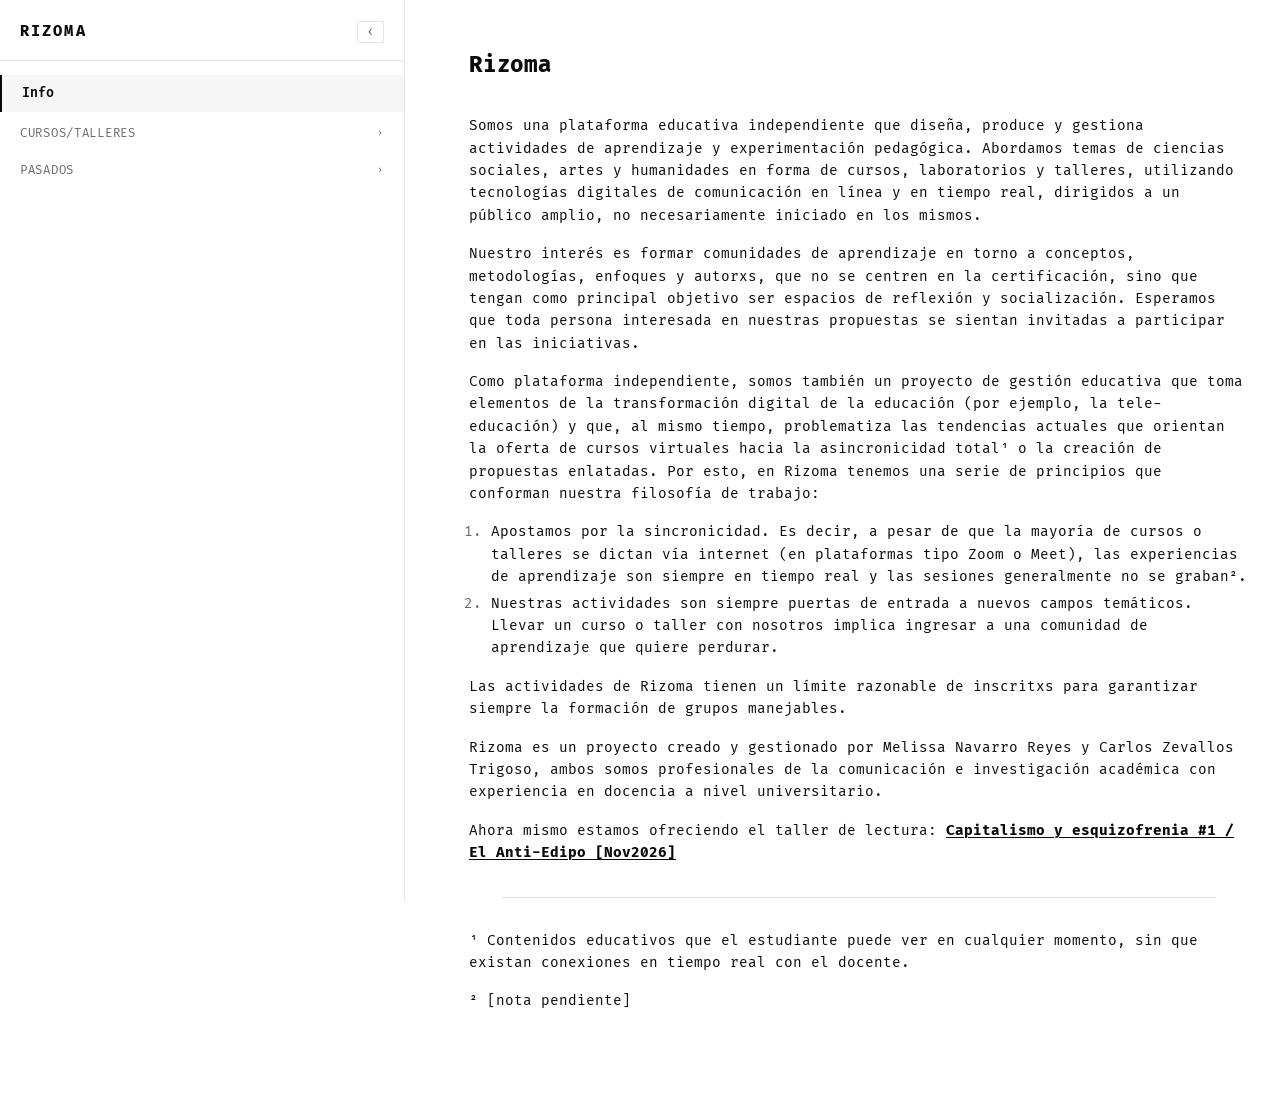
<file: index.html>
<!DOCTYPE html>
<html lang="es">
<head>
<meta charset="utf-8">
<meta name="viewport" content="width=device-width, initial-scale=1">
<title>rizoma.cursos</title>
<link rel="stylesheet" href="style.css">
</head>
<body>
  <a class="skip-link" href="#content">Saltar al contenido</a>

  <div id="app">
    <div id="mobilebar">
      <button id="menu-toggle" aria-expanded="false" aria-controls="sidebar" aria-label="Abrir navegación">☰</button>
      <span class="brand">Rizoma</span>
    </div>

    <aside id="sidebar" aria-label="Navegación principal">
      <div class="brand">
        <a href="#/">Rizoma</a>
        <button type="button" id="sidebar-toggle" aria-controls="nav" aria-expanded="true" aria-label="Ocultar menú" title="Ocultar menú">‹</button>
      </div>
      <nav id="nav">
        <div class="nav-info">
          <a href="#/info" id="link-info">Info</a>
        </div>
        <div class="nav-section" id="section-cursos">
          <button type="button" aria-expanded="false">
            <span>Cursos/talleres</span><span class="chev">›</span>
          </button>
          <ul class="items" id="list-cursos"></ul>
        </div>
        <div class="nav-section" id="section-pasados">
          <button type="button" aria-expanded="false">
            <span>Pasados</span><span class="chev">›</span>
          </button>
          <ul class="items" id="list-pasados"></ul>
        </div>
      </nav>
    </aside>

    <div id="main">
      <div id="content-wrap">
        <main id="content" tabindex="-1">
          <p class="state">Cargando…</p>
        </main>
      </div>
    </div>
  </div>

<script src="vendor/marked.js"></script>
<script>
/* ============================================================
 * NÚCLEO PURO — sin DOM, sin fetch. Verificado con core.test.js
 * antes de inyectarse aquí byte-idéntico.
 * ============================================================ */
'use strict';
// parsea el hash de la URL a una ruta estructurada.
// formatos válidos: '', '#', '#/', '#/info', '#/cursos/<slug>', '#/pasados/<slug>'
function parseHash(hash) {
  const clean = String(hash || '').replace(/^#/, '').replace(/^\/+/, '').replace(/\/+$/, '');
  if (clean === '' || clean === 'info') return { type: 'info' };

  const parts = clean.split('/').filter(Boolean);
  if (parts.length === 2 && parts[0] === 'cursos') {
    return { type: 'curso', slug: decodeURIComponent(parts[1]) };
  }
  if (parts.length === 2 && parts[0] === 'pasados') {
    return { type: 'pasado', slug: decodeURIComponent(parts[1]) };
  }
  return { type: 'notfound' };
}

// resuelve una ruta contra el índice cargado; devuelve {titulo, path} o null.
function resolveEntry(route, indice) {
  if (!indice) return null;

  if (route.type === 'info') {
    if (!indice.info || !indice.info.archivo) return null;
    return { titulo: indice.info.titulo || 'Info', path: 'contenido/' + indice.info.archivo };
  }

  if (route.type === 'curso') {
    const list = Array.isArray(indice.cursos) ? indice.cursos : [];
    const found = list.find((c) => c.slug === route.slug);
    if (!found) return null;
    return { titulo: found.titulo || found.slug, path: 'contenido/' + found.archivo };
  }

  if (route.type === 'pasado') {
    const list = Array.isArray(indice.pasados) ? indice.pasados : [];
    const found = list.find((c) => c.slug === route.slug);
    if (!found) return null;
    return { titulo: found.titulo || found.slug, path: 'contenido/' + found.archivo };
  }

  return null;
}

// arma la estructura del sidebar a partir del índice (sin tocar DOM).
// devuelve un árbol simple que la capa de render recorre.
function buildSidebarModel(indice) {
  const cursos = Array.isArray(indice && indice.cursos) ? indice.cursos : [];
  const pasados = Array.isArray(indice && indice.pasados) ? indice.pasados : [];
  return {
    info: { titulo: (indice && indice.info && indice.info.titulo) || 'Info', href: '#/info' },
    cursos: cursos.map((c) => ({ titulo: c.titulo || c.slug, href: '#/cursos/' + c.slug })),
    pasados: pasados.map((c) => ({ titulo: c.titulo || c.slug, href: '#/pasados/' + c.slug })),
  };
}
/* ============================================================
 * FIN DEL NÚCLEO PURO
 * ============================================================ */

/* === CAPA DOM === */
(function () {
  'use strict';
  const $ = (id) => document.getElementById(id);
  const contentEl = $('content');
  const sidebarEl = $('sidebar');
  const menuToggle = $('menu-toggle');

  let indiceData = null;

  // ---------- carga del índice ----------
  function init() {
    fetch('contenido/indice.json', { cache: 'no-cache' })
      .then((res) => {
        if (!res.ok) throw new Error('HTTP ' + res.status);
        return res.json();
      })
      .then((json) => {
        indiceData = json;
        renderSidebar(buildSidebarModel(indiceData));
        router();
      })
      .catch((err) => {
        renderIndiceError(err);
      });
  }

  function renderIndiceError(err) {
    contentEl.innerHTML =
      '<p class="state error">No se pudo cargar <code>contenido/indice.json</code>.</p>' +
      '<p class="state">Si estás probando localmente, recuerda que <code>fetch()</code> no funciona ' +
      'abriendo el archivo directamente (<code>file://</code>); sirve la carpeta con un servidor local, ' +
      'por ejemplo <code>python3 -m http.server</code>, y abre <code>http://localhost:8000</code>.</p>' +
      '<p class="state path">' + escapeHtml(String(err && err.message || err)) + '</p>';
  }

  // ---------- sidebar ----------
  function renderSidebar(model) {
    $('link-info').href = model.info.href;
    $('link-info').textContent = model.info.titulo;
    renderList($('list-cursos'), model.cursos, 'Sin cursos publicados aún.');
    renderList($('list-pasados'), model.pasados, 'En construcción...');
  }

  function renderList(ulEl, items, emptyMsg) {
    ulEl.innerHTML = '';
    if (!items.length) {
      const li = document.createElement('li');
      li.className = 'empty';
      li.textContent = emptyMsg;
      ulEl.appendChild(li);
      return;
    }
    items.forEach((item) => {
      const li = document.createElement('li');
      const a = document.createElement('a');
      a.href = item.href;
      a.textContent = item.titulo;
      li.appendChild(a);
      ulEl.appendChild(li);
    });
  }

  // toggles de sección (cursos / pasados)
  ['section-cursos', 'section-pasados'].forEach((id) => {
    const section = $(id);
    const btn = section.querySelector('button');
    btn.addEventListener('click', () => {
      const open = section.classList.toggle('open');
      btn.setAttribute('aria-expanded', String(open));
    });
  });

  function setActiveLink(route) {
    document.querySelectorAll('#nav a').forEach((a) => a.classList.remove('active'));
    if (route.type === 'info') {
      $('link-info').classList.add('active');
    } else if (route.type === 'curso') {
      const href = '#/cursos/' + route.slug;
      const a = document.querySelector('#list-cursos a[href="' + cssEscape(href) + '"]');
      if (a) a.classList.add('active');
      openSection('section-cursos');
    } else if (route.type === 'pasado') {
      const href = '#/pasados/' + route.slug;
      const a = document.querySelector('#list-pasados a[href="' + cssEscape(href) + '"]');
      if (a) a.classList.add('active');
      openSection('section-pasados');
    }
  }

  function openSection(id) {
    const section = $(id);
    if (!section.classList.contains('open')) {
      section.classList.add('open');
      section.querySelector('button').setAttribute('aria-expanded', 'true');
    }
  }

  function cssEscape(s) {
    return s.replace(/["\\]/g, '\\$&');
  }

  // ---------- router ----------
  function router() {
    if (!indiceData) return;
    const route = parseHash(location.hash);

    if (route.type === 'notfound') {
      render404();
      setActiveLink(route);
      closeMobileMenu();
      return;
    }

    const entry = resolveEntry(route, indiceData);
    if (!entry) {
      render404();
      setActiveLink(route);
      closeMobileMenu();
      return;
    }

    setActiveLink(route);
    loadMarkdown(entry);
    closeMobileMenu();
  }

  function render404() {
    contentEl.innerHTML =
      '<p class="state error">Página no encontrada.</p>' +
      '<p class="state"><a href="#/info">Volver a Info</a></p>';
    contentEl.focus();
  }

  function loadMarkdown(entry) {
    contentEl.innerHTML = '<p class="state">Cargando…</p>';
    fetch(entry.path, { cache: 'no-cache' })
      .then((res) => {
        if (!res.ok) throw new Error('HTTP ' + res.status);
        return res.text();
      })
      .then((md) => {
        contentEl.innerHTML = marked.parse(md);
        document.title = entry.titulo + ' · rizoma.cursos';
        contentEl.focus();
      })
      .catch((err) => {
        contentEl.innerHTML =
          '<p class="state error">No se pudo cargar el contenido de «' + escapeHtml(entry.titulo) + '».</p>' +
          '<p class="state path">Se esperaba el archivo: <code>' + escapeHtml(entry.path) + '</code></p>' +
          '<p class="state">' + escapeHtml(String(err && err.message || err)) + '</p>';
      });
  }

  function escapeHtml(s) {
    return String(s).replace(/[&<>"']/g, (c) => ({
      '&': '&amp;', '<': '&lt;', '>': '&gt;', '"': '&quot;', "'": '&#39;',
    }[c]));
  }

  // ---------- sidebar colapsable (solo escritorio) ----------
  const appEl = $('app');
  const sidebarToggle = $('sidebar-toggle');
  function setSidebarCollapsed(collapsed) {
    appEl.classList.toggle('sidebar-collapsed', collapsed);
    const label = collapsed ? 'Mostrar menú' : 'Ocultar menú';
    sidebarToggle.setAttribute('aria-expanded', String(!collapsed));
    sidebarToggle.setAttribute('aria-label', label);
    sidebarToggle.title = label;
    sidebarToggle.textContent = collapsed ? '›' : '‹';
    try { localStorage.setItem('rizoma.sidebarCollapsed', collapsed ? '1' : '0'); } catch (e) { /* sin almacenamiento */ }
  }
  let savedCollapsed = false;
  try { savedCollapsed = localStorage.getItem('rizoma.sidebarCollapsed') === '1'; } catch (e) { /* sin almacenamiento */ }
  setSidebarCollapsed(savedCollapsed);
  sidebarToggle.addEventListener('click', () => {
    setSidebarCollapsed(!appEl.classList.contains('sidebar-collapsed'));
  });

  // ---------- menú móvil ----------
  function openMobileMenu() {
    sidebarEl.classList.add('open');
    menuToggle.setAttribute('aria-expanded', 'true');
  }
  function closeMobileMenu() {
    sidebarEl.classList.remove('open');
    menuToggle.setAttribute('aria-expanded', 'false');
  }
  menuToggle.addEventListener('click', () => {
    sidebarEl.classList.contains('open') ? closeMobileMenu() : openMobileMenu();
  });

  window.addEventListener('hashchange', router);
  init();
})();
</script>
</body>
</html>
</file>
<file: style.css>
@font-face{
  font-family:"Fira Code"; font-style:normal; font-weight:400; font-display:swap;
  src:url("vendor/fonts/FiraCode-Regular.woff2") format("woff2");
}
@font-face{
  font-family:"Fira Code"; font-style:normal; font-weight:600; font-display:swap;
  src:url("vendor/fonts/FiraCode-SemiBold.woff2") format("woff2");
}
@font-face{
  font-family:"Fira Code"; font-style:normal; font-weight:700; font-display:swap;
  src:url("vendor/fonts/FiraCode-Bold.woff2") format("woff2");
}
:root{
  --bg:#ffffff;
  --ink:#0a0a0a;
  --ink-dim:#6b6b6b;
  --line:#e4e4e4;
  --line-strong:#0a0a0a;
  --mono:"Fira Code", ui-monospace, "SF Mono", Consolas, monospace;
  --sidebar-w:405px;
  --content-max:110ch;
  /* escala de espaciado — ritmo vertical consistente en #content */
  --sp-2:8px; --sp-3:12px; --sp-4:16px; --sp-6:24px; --sp-8:32px;
}
*{box-sizing:border-box}
html,body{margin:0;height:100%}
body{
  background:var(--bg); color:var(--ink);
  font-family:var(--mono); font-size:14px; line-height:1.6;
  -webkit-font-smoothing:antialiased;
}
a{color:var(--ink); text-decoration:none}
.skip-link{
  position:absolute; left:-9999px; top:0; background:var(--ink); color:var(--bg);
  padding:8px 12px; z-index:100;
}
.skip-link:focus{left:8px; top:8px}
:focus-visible{outline:2px solid var(--ink); outline-offset:2px}
/* #content se enfoca por script en cada cambio de ruta (para lectores de
   pantalla); nunca es resultado de Tab real, así que no debe mostrar anillo. */
#content:focus, #content:focus-visible{outline:none}

#app{display:flex; min-height:100vh}

/* ---------- sidebar ---------- */
#sidebar{
  width:var(--sidebar-w); flex:none; border-right:1px solid var(--line);
  display:flex; flex-direction:column; height:100vh; position:sticky; top:0;
}
#sidebar .brand{
  padding:20px 20px 16px; border-bottom:1px solid var(--line);
  display:flex; align-items:center; justify-content:space-between; gap:8px;
}
#sidebar-toggle{
  background:none; border:1px solid var(--line); border-radius:2px; cursor:pointer;
  font-family:var(--mono); font-size:14px; line-height:1; padding:3px 8px; color:var(--ink-dim);
}
#sidebar-toggle:hover{color:var(--ink); border-color:var(--ink)}
#sidebar .brand a{
  font-size:15px; font-weight:700; letter-spacing:.14em; text-transform:uppercase;
}
#sidebar nav{flex:1; overflow-y:auto; padding:14px 0 24px}

.nav-info a{
  display:block; padding:8px 20px; color:var(--ink); font-size:13px;
  border-left:2px solid transparent;
}
.nav-info a:hover{background:#f7f7f7}
.nav-info a.active{border-left-color:var(--ink); font-weight:600; background:#f7f7f7}

.nav-section{margin-top:6px}
.nav-section > button{
  width:100%; display:flex; align-items:center; justify-content:space-between; gap:8px;
  background:none; border:none; cursor:pointer; font-family:var(--mono);
  padding:8px 20px; font-size:12px; letter-spacing:.06em; text-transform:uppercase;
  color:var(--ink-dim); border-radius:0;
}
.nav-section > button:hover{color:var(--ink)}
.nav-section > button .chev{
  transition:transform .12s; font-size:10px; color:var(--ink-dim);
}
.nav-section.open > button .chev{transform:rotate(90deg)}
.nav-section .items{
  list-style:none; margin:0; padding:0 0 6px;
  display:none;
  /* eco rizomático: los ítems cuelgan de una línea raíz común */
  margin-left:20px; border-left:1px solid var(--line);
}
.nav-section.open .items{display:block}
.nav-section .items li a{
  display:block; padding:6px 16px; font-size:13px; color:var(--ink);
  border-left:2px solid transparent; margin-left:-1px;
}
.nav-section .items li a:hover{background:#f7f7f7}
.nav-section .items li a.active{border-left-color:var(--ink); font-weight:600; background:#f7f7f7}
.nav-section .empty{padding:6px 16px; font-size:12px; color:var(--ink-dim); font-style:italic}

/* ---------- barra móvil ---------- */
#mobilebar{
  display:none; position:sticky; top:0; z-index:20;
  align-items:center; gap:12px; padding:12px 16px;
  background:var(--bg); border-bottom:1px solid var(--line);
}
#mobilebar .brand{font-size:14px; font-weight:700; letter-spacing:.12em; text-transform:uppercase}
#menu-toggle{
  background:none; border:1px solid var(--line); border-radius:2px; cursor:pointer;
  padding:6px 9px; font-family:var(--mono); font-size:14px; color:var(--ink); line-height:1;
}

/* ---------- contenido ---------- */
#main{flex:1; min-width:0}
#content-wrap{padding:48px 32px 80px; display:flex; justify-content:flex-start}
#content{width:100%; max-width:var(--content-max)}

@media (min-width:761px){
  /* Fija el margen izquierdo para acercar el texto al menú */
  #content-wrap{padding-left: 64px;}
}

#content h1{font-size:22px; margin:0 0 var(--sp-8); letter-spacing:-.01em; text-wrap:balance}
#content h2{font-size:17px; margin:var(--sp-8) 0 var(--sp-3); padding-top:var(--sp-3); border-top:1px solid var(--line); text-wrap:balance}
#content h3{font-size:14px; margin:var(--sp-6) 0 var(--sp-2); text-transform:uppercase; letter-spacing:.06em; color:var(--ink-dim); text-wrap:balance}

#content p{margin:0 0 var(--sp-4); text-wrap:pretty; hyphens:none; -webkit-hyphens:none}
#content ul,#content ol{margin:0 0 var(--sp-4); padding-left:22px}
#content li{margin:4px 0; text-wrap:pretty; hyphens:none; -webkit-hyphens:none}

#content ul li::marker,#content ol li::marker{color:var(--ink-dim)}
#content a{text-decoration:underline; text-underline-offset:2px; text-decoration-thickness:1px}
#content a:hover{color:var(--ink-dim)}
#content img{max-width:100%; height:auto; display:block; margin:18px 0; border:1px solid var(--line)}

/* Regla de seguridad para las negritas */
#content strong, #content b {font-weight: 700;}

#content code{
  background:#f3f3f3; padding:2px 5px; border-radius:2px; font-size:.92em;
}
#content pre{
  background:#0a0a0a; color:#f2f2f2; padding:16px; overflow-x:auto;
  border-radius:2px; margin:0 0 var(--sp-4); font-size:12.5px; line-height:1.55;
}
#content pre code{background:none; padding:0; color:inherit}
#content blockquote{
  margin:0 0 var(--sp-4); padding:2px 0 2px 16px; border-left:2px solid var(--ink);
  color:var(--ink-dim); text-wrap:pretty; hyphens:none; -webkit-hyphens:none;
}
#content hr{border:none; border-top:1px solid var(--line); margin:var(--sp-8)}
#content table{border-collapse:collapse; width:100%; margin:0 0 var(--sp-4); font-size:13px}
#content th,#content td{border:1px solid var(--line); padding:6px 10px; text-align:left}
#content th{background:#f7f7f7}

.state{color:var(--ink-dim); font-size:13px}
.state.error{color:var(--ink)}
.state .path{color:var(--ink-dim); font-size:12px; margin-top:6px}

/* Clases de utilidad para inyectar en Markdown (AHORA SON GLOBALES) */
.txt-rojo { color: #d32f2f; }
.txt-azul { color: #1976d2; }
.txt-verde { color: #5c9e00; }
.txt-grande { font-size: 1.3em; font-weight: 600; }
.txt-pequeno { font-size: 0.85em; color: var(--ink-dim); }
.destacado { background: #fff9c4; padding: 0 4px; }
.destacado-verde { background: #e3f2d0; padding: 1px 4px; -webkit-box-decoration-break: clone; box-decoration-break: clone; }

@media (max-width:760px){
  #app{flex-direction:column}

  #mobilebar{display:flex; order:1}

  /* acordeón: el sidebar vive en el flujo normal, debajo de la barra,
     y empuja el contenido hacia abajo al abrirse — no es un overlay. */
  #sidebar{
    order:2; position:static; width:100%; height:auto;
    border-right:none; border-bottom:1px solid var(--line);
    max-height:0; overflow:hidden;
    transition:max-height .22s ease;
  }
  #sidebar.open{max-height:75vh; overflow-y:auto}
  #sidebar nav{flex:none; overflow-y:visible}

  #main{order:3}
  #content-wrap{padding:32px 20px 64px}
}

/* Tabla de cronograma (usada en las páginas de talleres) */
#content table.cronograma{margin:var(--sp-2) 0 var(--sp-6); font-size:13px}
#content .cronograma th,#content .cronograma td{border:none; border-bottom:1px solid var(--line); padding:12px 10px; vertical-align:top}
#content .cronograma thead th{
  background:none; border-bottom:1px solid var(--line-strong);
  font-size:11px; font-weight:600; text-transform:uppercase; letter-spacing:.06em; color:var(--ink-dim);
}
#content .cronograma thead th:last-child,#content .cronograma .pp{text-align:right}
#content .cronograma .num{font-size:18px; font-weight:700; line-height:1.15; width:3ch; padding-left:0}
#content .cronograma .fecha{font-weight:700; white-space:nowrap}
#content .cronograma .pp{color:var(--ink-dim); white-space:nowrap; padding-right:0}
#content .cronograma tbody tr:hover{background:#fafafa}

@media (max-width:760px){
  #content .cronograma thead{display:none}
  #content .cronograma,#content .cronograma tbody{display:block}
  #content .cronograma tr{
    display:grid; grid-template-columns:3ch 1fr; column-gap:12px; row-gap:2px;
    padding:14px 0; border-bottom:1px solid var(--line);
  }
  #content .cronograma td{display:block; border:none; padding:0}
  #content .cronograma .num{grid-row:1 / span 3}
  #content .cronograma .fecha{white-space:normal}
  #content .cronograma .pp{text-align:left}
  #content .cronograma tbody tr:hover{background:none}
}

/* Aviso destacado dentro de una página (p. ej., «no se graban las sesiones») */
#content .aviso{margin:0 0 var(--sp-4); padding:2px 0 2px 14px; border-left:2px solid var(--ink)}
/* nota que acompaña al párrafo anterior (p. ej., el asterisco del costo) */
#content p.nota{margin-top:calc(-1 * var(--sp-2))}
/* bloque final: info complementaria separada del cuerpo del texto */
#content .cierre{margin-top:var(--sp-8); padding:var(--sp-6) 0 var(--sp-8); border-top:1px solid var(--line)}
#content .cierre > :last-child{margin-bottom:0}

/* ---------- sidebar colapsable (solo escritorio) ---------- */
@media (min-width:761px){
  #sidebar{transition:width .2s ease}
  #app.sidebar-collapsed #sidebar{width:52px}
  #app.sidebar-collapsed #sidebar nav,
  #app.sidebar-collapsed #sidebar .brand a{display:none}
  #app.sidebar-collapsed #sidebar .brand{justify-content:center; padding-left:0; padding-right:0}
}
@media (max-width:760px){
  #sidebar-toggle{display:none}
}
</file>
